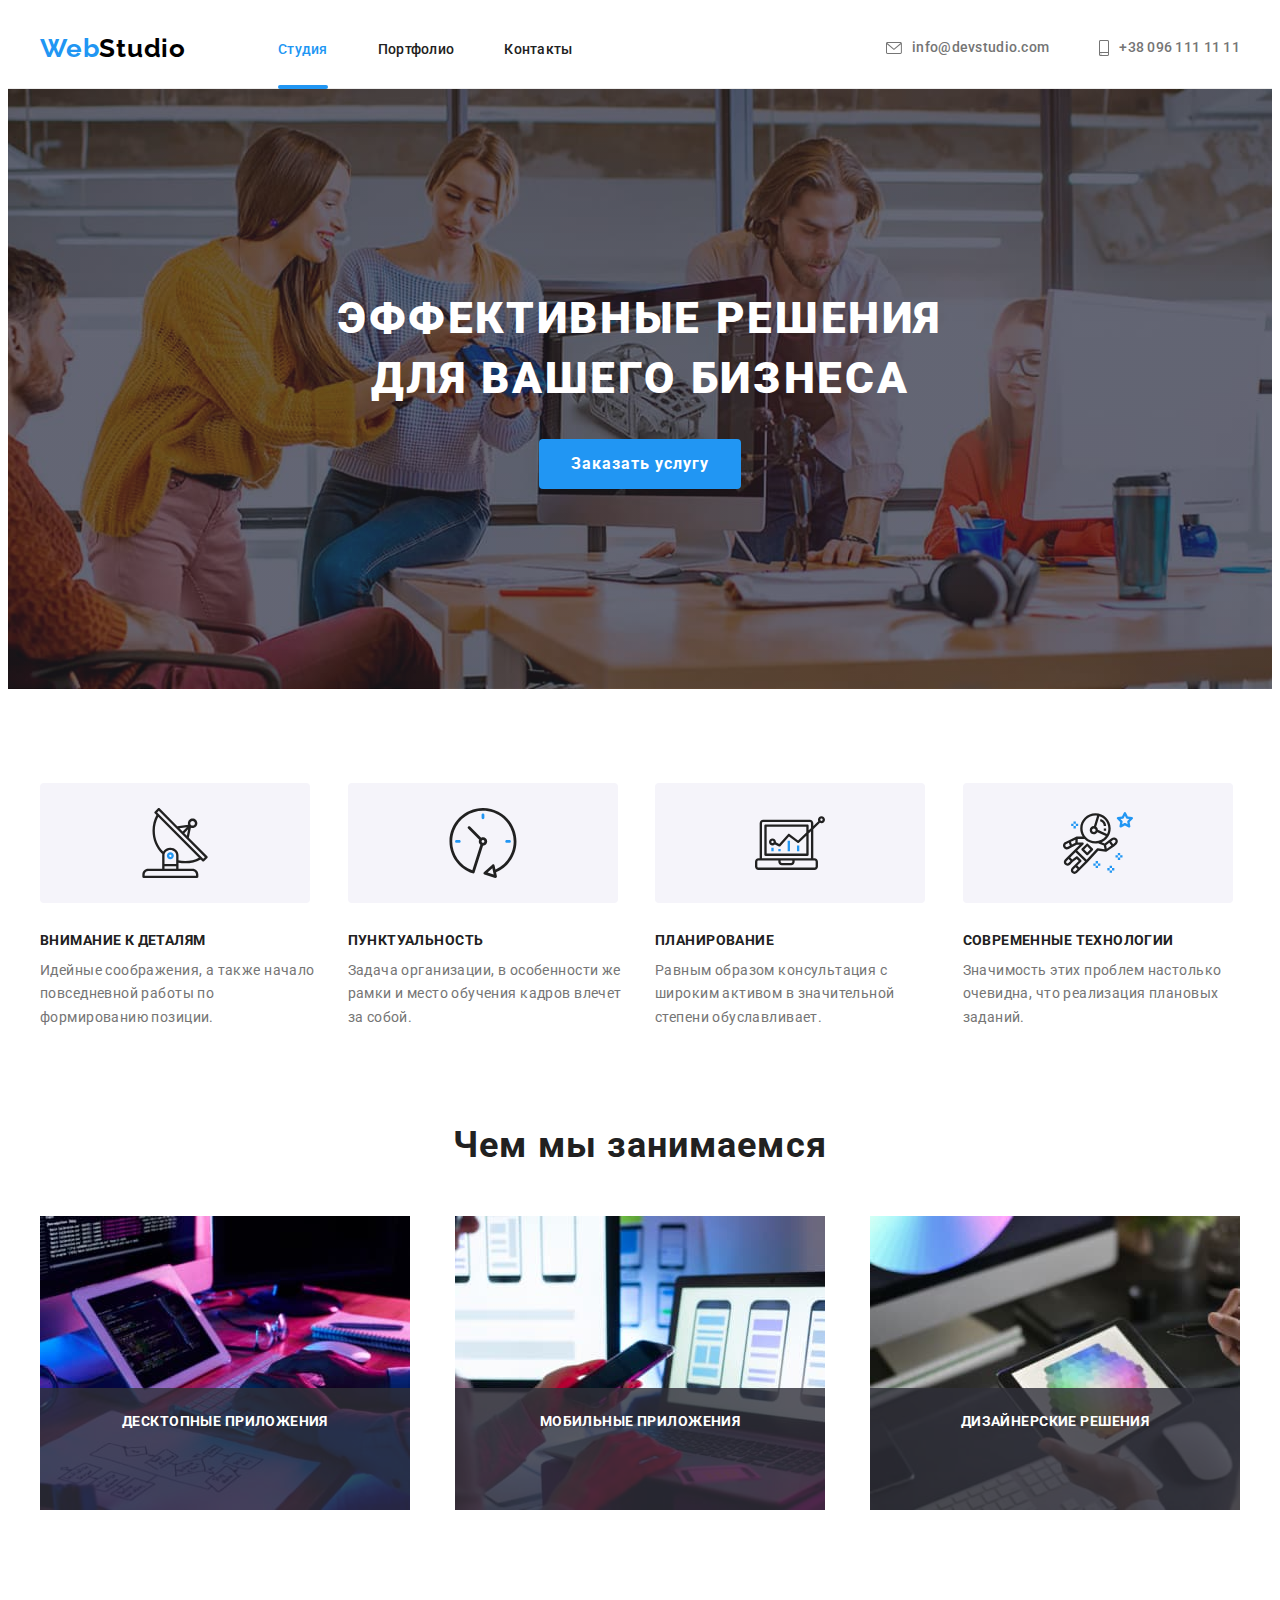
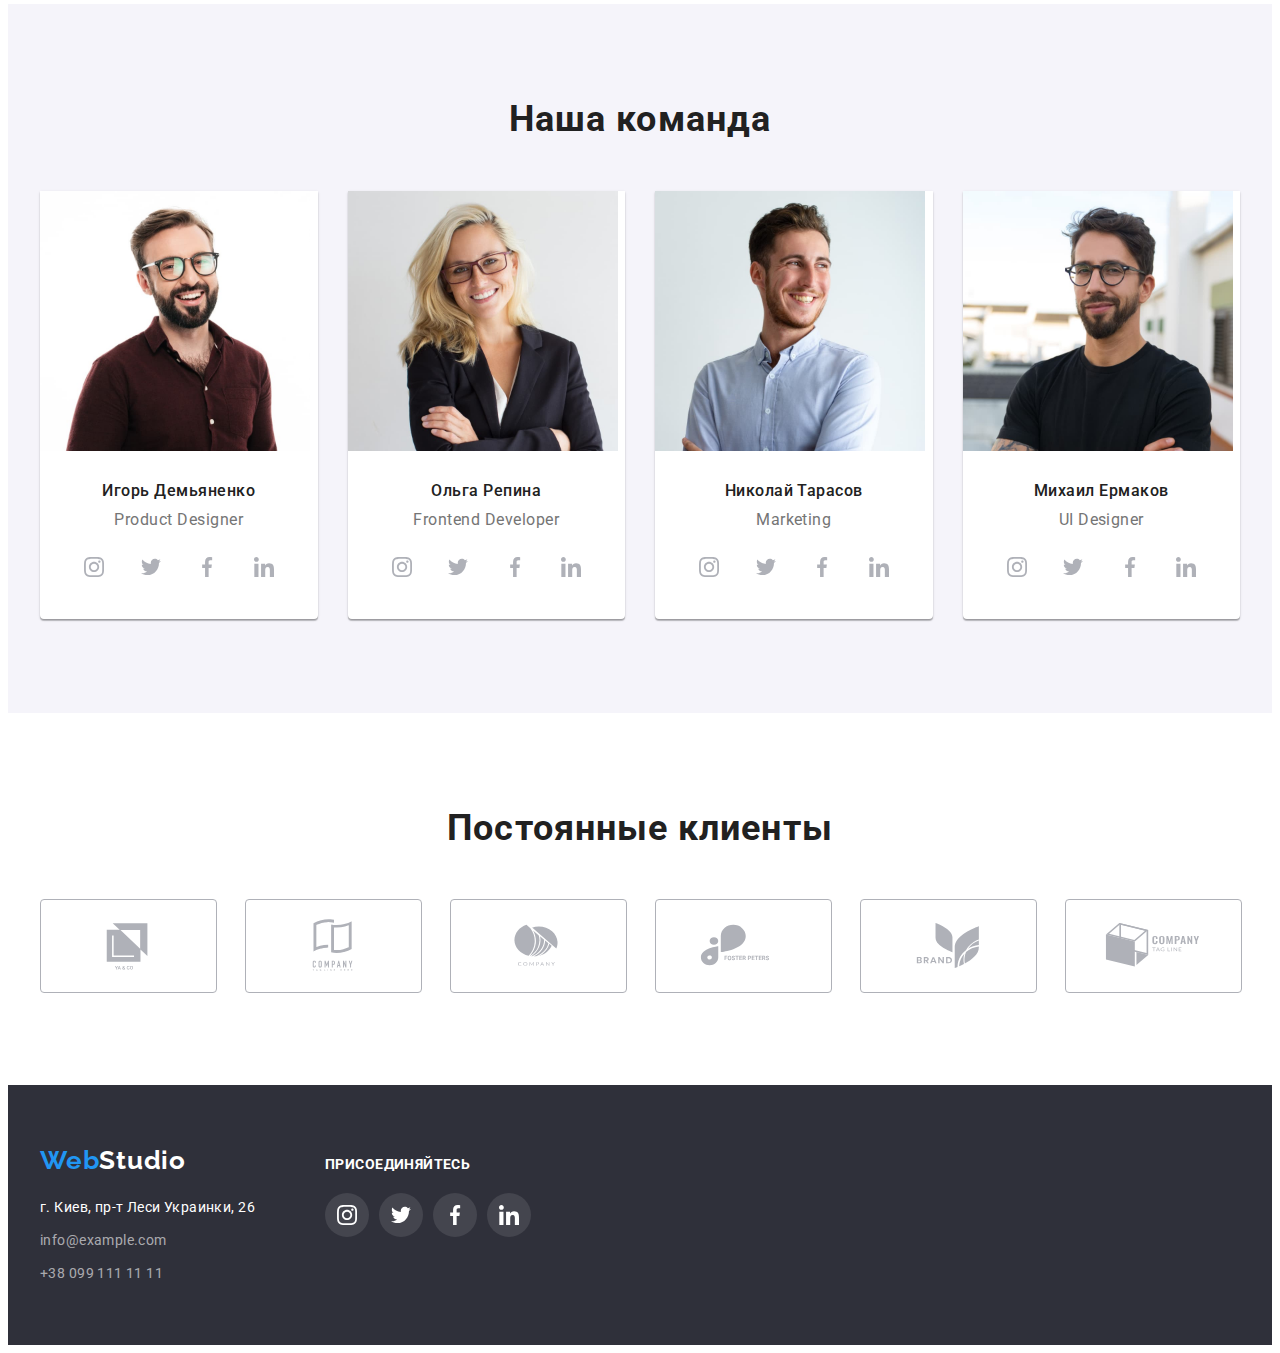
<file: index.html>
<!DOCTYPE html>
<html lang="ru">
  <head>
    <meta charset="UTF-8" />
    <meta http-equiv="X-UA-Compatible" content="IE=edge" />
    <meta name="viewport" content="width=device-width, initial-scale=1.0" />
    <title>Студия</title>
    <link
      href="https://fonts.googleapis.com/css2?family=Raleway:wght@700&family=Roboto:wght@400;500;700;900&display=swap"
      rel="stylesheet"
    />
    <link
      rel="stylesheet"
      href="https://cdnjs.cloudflare.com/ajax/libs/modern-normalize/1.1.0/modern-normalize.min.css"
      integrity="sha512-wpPYUAdjBVSE4KJnH1VR1HeZfpl1ub8YT/NKx4PuQ5NmX2tKuGu6U/JRp5y+Y8XG2tV+wKQpNHVUX03MfMFn9Q=="
      crossorigin="anonymous"
      referrerpolicy="no-referrer"
    />
    <link rel="stylesheet" href="./css/styles.css" />
  </head>
  <body>
    <header class="header">
      <div class="container header-container">
        <a class="logo link" href="./index.html" lang="en"
          >Web<span class="logo-header-color">Studio</span></a
        >
        <nav class="nav">
          <ul class="nav-list list">
            <li class="nav-list-item">
              <a class="nav-list-link link active-page" href="./index.html">Студия</a>
            </li>
            <li class="nav-list-item">
              <a class="nav-list-link link" href="./portfolio.html">Портфолио</a>
            </li>
            <li class="nav-list-item"><a class="nav-list-link link" href="">Контакты</a></li>
          </ul>
        </nav>
        <ul class="header-contacts-list list">
          <li class="header-contacts-mail">
            <a class="header-contacts link" href="mailto:info@devstudio.com">
              <svg class="contacts-icon" width="16" height="12">
                <use href="./images/sprite.svg#envelope"></use>
              </svg>
              info@devstudio.com
            </a>
          </li>
          <li class="header-contacts-number">
            <a class="header-contacts link" href="tel:+380961111111">
              <svg class="contacts-icon" width="10" height="16">
                <use href="./images/sprite.svg#smartphone"></use>
              </svg>
              +38 096 111 11 11
            </a>
          </li>
        </ul>
      </div>
    </header>

    <main>
      <!-- HERO -->
      <section class="hero-section">
        <div class="container">
          <h1 class="hero-title">Эффективные решения<br />для вашего бизнеса</h1>
          <button class="modal-btn" type="button" data-modal-open>Заказать услугу</button>
        </div>
      </section>
      <!-- STUDIO ADVANTAGES -->
      <section class="section">
        <div class="container">
          <h2 class="visually-hidden">Преимущества студии</h2>
          <ul class="advantages-items list">
            <li class="advantages-item">
              <div class="icon-box">
                <svg class="icon" width="70" height="70">
                  <use href="./images/sprite.svg#antenna"></use>
                </svg>
              </div>
              <h3 class="advantages-item-title">Внимание к деталям</h3>
              <p class="advantages-item-description">
                Идейные соображения, а также начало повседневной работы по формированию позиции.
              </p>
            </li>
            <li class="advantages-item">
              <div class="icon-box">
                <svg class="icon" width="70" height="70">
                  <use href="./images/sprite.svg#clock"></use>
                </svg>
              </div>
              <h3 class="advantages-item-title">Пунктуальность</h3>
              <p class="advantages-item-description">
                Задача организации, в особенности же рамки и место обучения кадров влечет за собой.
              </p>
            </li>
            <li class="advantages-item">
              <div class="icon-box">
                <svg class="icon" width="70" height="70">
                  <use href="./images/sprite.svg#diagram"></use>
                </svg>
              </div>
              <h3 class="advantages-item-title">Планирование</h3>
              <p class="advantages-item-description">
                Равным образом консультация с широким активом в значительной степени обуславливает.
              </p>
            </li>
            <li class="advantages-item">
              <div class="icon-box">
                <svg class="icon" width="70" height="70">
                  <use href="./images/sprite.svg#astronaut"></use>
                </svg>
              </div>
              <h3 class="advantages-item-title">Современные технологии</h3>
              <p class="advantages-item-description">
                Значимость этих проблем настолько очевидна, что реализация плановых заданий.
              </p>
            </li>
          </ul>
        </div>
      </section>
      <!-- STUDIO ACTIVITIES -->
      <section class="section activities-section">
        <div class="container">
          <h2 class="section-title">Чем мы занимаемся</h2>
          <ul class="activities-items list">
            <li class="activities-item">
              <img
                src="./images/img-action-1.jpg"
                alt="работник верстает сайт"
                width="370"
                height="294"
              />
              <p class="activities-description">Десктопные приложения</p>
            </li>
            <li class="activities-item">
              <img
                src="./images/img-action-2.jpg"
                alt="работник адаптирует сайт"
                width="370"
                height="294"
              />
              <p class="activities-description">Мобильные приложения</p>
            </li>
            <li class="activities-item">
              <img
                src="./images/img-action-3.jpg"
                alt="работник создает дизайн сайта"
                width="370"
                height="294"
              />
              <p class="activities-description">Дизайнерские решения</p>
            </li>
          </ul>
        </div>
      </section>
      <!-- STUDIO TEAM -->
      <section class="team-section section">
        <div class="container">
          <h2 class="section-title">Наша команда</h2>
          <ul class="team-cards list">
            <li class="team-card">
              <img
                src="./images/img-employee-1.jpg"
                alt="продакт дизайнер"
                width="270"
                height="260"
              />
              <div class="team-card-description">
                <h3 class="team-item">Игорь Демьяненко</h3>
                <p class="team-text" lang="en">Product Designer</p>
                <ul class="social-links list">
                  <li>
                    <a class="social-link" aria-label="instagram" href="">
                      <svg class="social-link-icon" width="20" height="20">
                        <use href="./images/sprite.svg#instagram"></use>
                      </svg>
                    </a>
                  </li>
                  <li>
                    <a class="social-link" aria-label="twitter" href="">
                      <svg class="social-link-icon" width="20" height="20">
                        <use href="./images/sprite.svg#twitter"></use>
                      </svg>
                    </a>
                  </li>
                  <li>
                    <a class="social-link" aria-label="facebook" href="">
                      <svg class="social-link-icon" width="20" height="20">
                        <use href="./images/sprite.svg#facebook"></use>
                      </svg>
                    </a>
                  </li>
                  <li>
                    <a class="social-link" aria-label="linkedin" href="">
                      <svg class="social-link-icon" width="20" height="20">
                        <use href="./images/sprite.svg#linkedin"></use>
                      </svg>
                    </a>
                  </li>
                </ul>
              </div>
            </li>
            <li class="team-card">
              <img
                src="./images/img-employee-2.jpg"
                alt="фронтенд разработчик"
                width="270"
                height="260"
              />
              <div class="team-card-description">
                <h3 class="team-item">Ольга Репина</h3>
                <p class="team-text" lang="en">Frontend Developer</p>
                <ul class="social-links list">
                  <li>
                    <a class="social-link" aria-label="instagram" href="">
                      <svg class="social-link-icon" width="20" height="20">
                        <use href="./images/sprite.svg#instagram"></use>
                      </svg>
                    </a>
                  </li>
                  <li>
                    <a class="social-link" aria-label="twitter" href="">
                      <svg class="social-link-icon" width="20" height="20">
                        <use href="./images/sprite.svg#twitter"></use>
                      </svg>
                    </a>
                  </li>
                  <li>
                    <a class="social-link" aria-label="facebook" href="">
                      <svg class="social-link-icon" width="20" height="20">
                        <use href="./images/sprite.svg#facebook"></use>
                      </svg>
                    </a>
                  </li>
                  <li>
                    <a class="social-link" aria-label="linkedin" href="">
                      <svg class="social-link-icon" width="20" height="20">
                        <use href="./images/sprite.svg#linkedin"></use>
                      </svg>
                    </a>
                  </li>
                </ul>
              </div>
            </li>
            <li class="team-card">
              <img src="./images/img-employee-3.jpg" alt="маркетолог" width="270" height="260" />
              <div class="team-card-description">
                <h3 class="team-item">Николай Тарасов</h3>
                <p class="team-text" lang="en">Marketing</p>
                <ul class="social-links list">
                  <li>
                    <a class="social-link" aria-label="instagram" href="">
                      <svg class="social-link-icon" width="20" height="20">
                        <use href="./images/sprite.svg#instagram"></use>
                      </svg>
                    </a>
                  </li>
                  <li>
                    <a class="social-link" aria-label="twitter" href="">
                      <svg class="social-link-icon" width="20" height="20">
                        <use href="./images/sprite.svg#twitter"></use>
                      </svg>
                    </a>
                  </li>
                  <li>
                    <a class="social-link" aria-label="facebook" href="">
                      <svg class="social-link-icon" width="20" height="20">
                        <use href="./images/sprite.svg#facebook"></use>
                      </svg>
                    </a>
                  </li>
                  <li>
                    <a class="social-link" aria-label="linkedin" href="">
                      <svg class="social-link-icon" width="20" height="20">
                        <use href="./images/sprite.svg#linkedin"></use>
                      </svg>
                    </a>
                  </li>
                </ul>
              </div>
            </li>
            <li class="team-card">
              <img
                src="./images/img-employee-4.jpg"
                alt="дизайнер пользовательского интерфейса"
                width="270"
                height="260"
              />
              <div class="team-card-description">
                <h3 class="team-item">Михаил Ермаков</h3>
                <p class="team-text" lang="en">UI Designer</p>
                <ul class="social-links list">
                  <li>
                    <a class="social-link" aria-label="instagram" href="">
                      <svg class="social-link-icon" width="20" height="20">
                        <use href="./images/sprite.svg#instagram"></use>
                      </svg>
                    </a>
                  </li>
                  <li>
                    <a class="social-link" aria-label="twitter" href="">
                      <svg class="social-link-icon" width="20" height="20">
                        <use href="./images/sprite.svg#twitter"></use>
                      </svg>
                    </a>
                  </li>
                  <li>
                    <a class="social-link" aria-label="facebook" href="">
                      <svg class="social-link-icon" width="20" height="20">
                        <use href="./images/sprite.svg#facebook"></use>
                      </svg>
                    </a>
                  </li>
                  <li>
                    <a class="social-link" aria-label="linkedin" href="">
                      <svg class="social-link-icon" width="20" height="20">
                        <use href="./images/sprite.svg#linkedin"></use>
                      </svg>
                    </a>
                  </li>
                </ul>
              </div>
            </li>
          </ul>
        </div>
      </section>
      <!-- CLIENTS -->
      <section class="clients section">
        <div class="container">
          <h2 class="section-title">Постоянные клиенты</h2>
          <ul class="clients-list list">
            <li class="clients-item">
              <a href="" class="clients-link">
                <svg class="clients-logo" width="106" height="60">
                  <use href="./images/sprite.svg#client-logo-1"></use>
                </svg>
              </a>
            </li>
            <li class="clients-item">
              <a href="" class="clients-link">
                <svg class="clients-logo" width="106" height="60">
                  <use href="./images/sprite.svg#client-logo-2"></use>
                </svg>
              </a>
            </li>
            <li class="clients-item">
              <a href="" class="clients-link">
                <svg class="clients-logo" width="106" height="60">
                  <use href="./images/sprite.svg#client-logo-3"></use>
                </svg>
              </a>
            </li>
            <li class="clients-item">
              <a href="" class="clients-link">
                <svg class="clients-logo" width="106" height="60">
                  <use href="./images/sprite.svg#client-logo-4"></use>
                </svg>
              </a>
            </li>
            <li class="clients-item">
              <a href="" class="clients-link">
                <svg class="clients-logo" width="106" height="60">
                  <use href="./images/sprite.svg#client-logo-5"></use>
                </svg>
              </a>
            </li>
            <li class="clients-item">
              <a href="" class="clients-link">
                <svg class="clients-logo" width="106" height="60">
                  <use href="./images/sprite.svg#client-logo-6"></use>
                </svg>
              </a>
            </li>
          </ul>
        </div>
      </section>
    </main>

    <footer class="footer">
      <div class="container">
        <div class="address-footer">
          <a class="logo-footer link" href="./index.html" lang="en"
            >Web<span class="logo-footer-color">Studio</span></a
          >
          <address>
            <ul class="address-items list">
              <li class="address-item">
                <a
                  class="address link"
                  href="https://goo.gl/maps/cRMagZyy7CcEZu3e9"
                  target="_blank"
                  rel="noopener noreferrer"
                  >г. Киев, пр-т Леси Украинки, 26</a
                >
              </li>
              <li class="address-item">
                <a class="address footer-mail link" href="mailto:info@example.com"
                  >info@example.com</a
                >
              </li>
              <li class="address-item">
                <a class="address footer-number link" href="tel:+380991111111">+38 099 111 11 11</a>
              </li>
            </ul>
          </address>
        </div>
        <div class="footer-links">
          <p class="footer-text">Присоединяйтесь</p>
          <ul class="footer-social-links list">
            <li>
              <a class="footer-social-link" aria-label="instagram" href="">
                <svg class="social-link-icon" width="20" height="20">
                  <use href="./images/sprite.svg#instagram"></use>
                </svg>
              </a>
            </li>
            <li>
              <a class="footer-social-link" aria-label="twitter" href="">
                <svg class="social-link-icon" width="20" height="20">
                  <use href="./images/sprite.svg#twitter"></use>
                </svg>
              </a>
            </li>
            <li>
              <a class="footer-social-link" aria-label="facebook" href="">
                <svg class="social-link-icon" width="20" height="20">
                  <use href="./images/sprite.svg#facebook"></use>
                </svg>
              </a>
            </li>
            <li>
              <a class="footer-social-link" aria-label="linkedin" href="">
                <svg class="social-link-icon" width="20" height="20">
                  <use href="./images/sprite.svg#linkedin"></use>
                </svg>
              </a>
            </li>
          </ul>
        </div>
      </div>
    </footer>

    <div class="backdrop is-hidden" data-modal>
      <div class="modal">
        <button type="button" class="modal-close-btn" data-modal-close>
          <svg class="modal-close-icon" width="18" height="18">
            <use href="./images/sprite.svg#close-icon"></use>
          </svg>
        </button>
      </div>
    </div>
    <script src="./js/modal.js"></script>
  </body>
</html>
</file>
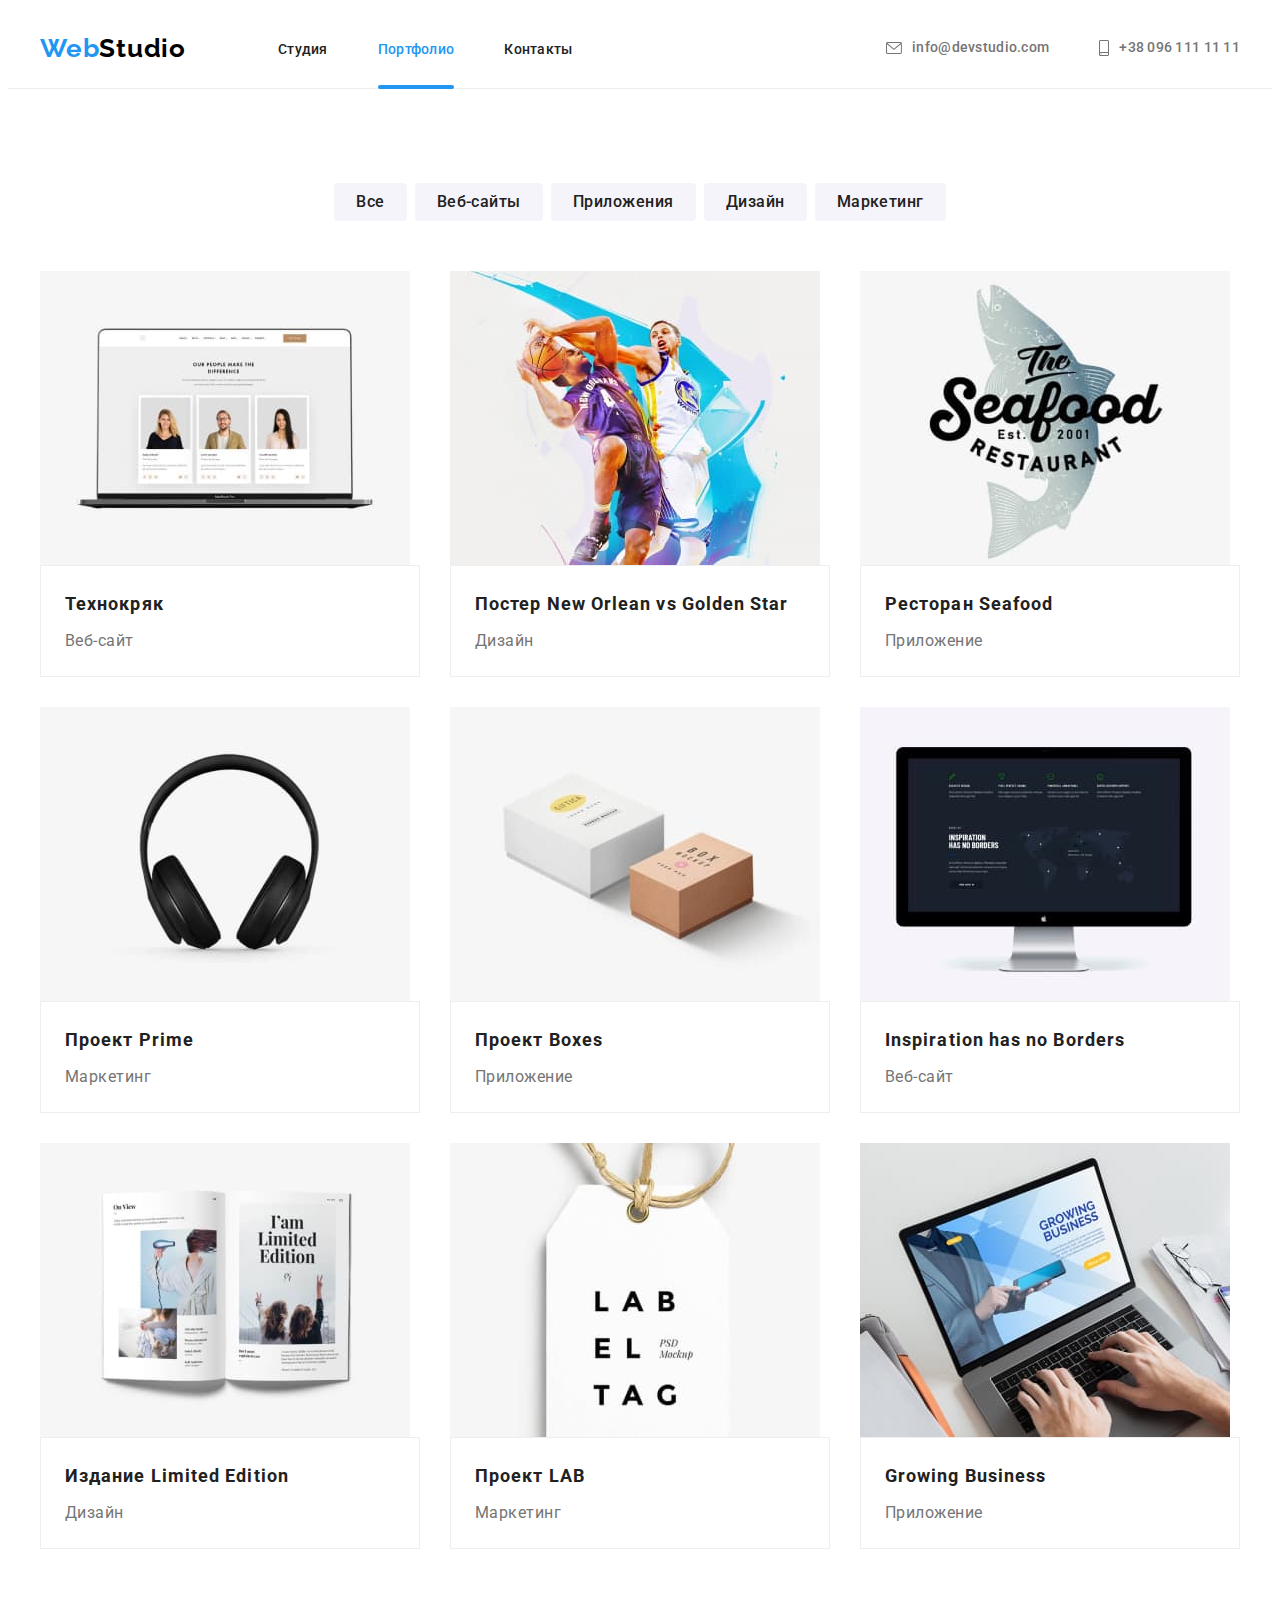
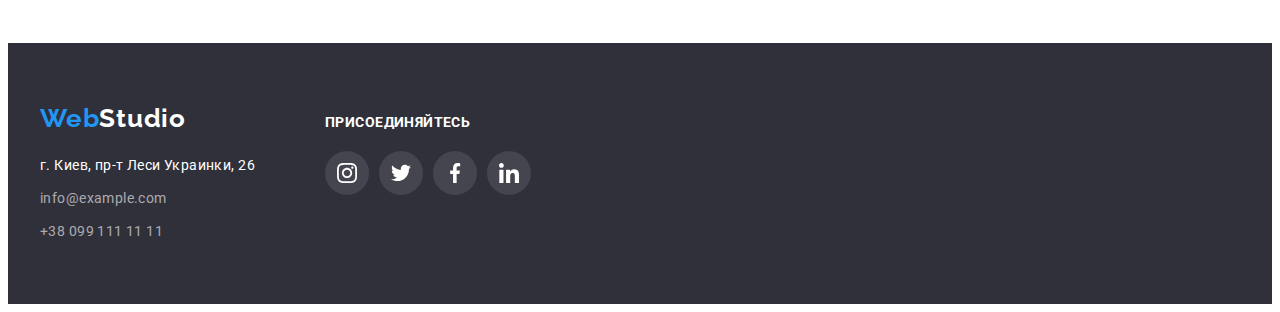
<file: portfolio.html>
<!DOCTYPE html>
<html lang="en">
  <head>
    <meta charset="UTF-8" />
    <meta http-equiv="X-UA-Compatible" content="IE=edge" />
    <meta name="viewport" content="width=device-width, initial-scale=1.0" />
    <title>Портфолио</title>
    <link
      href="https://fonts.googleapis.com/css2?family=Raleway:wght@700&family=Roboto:wght@400;500;700;900&display=swap"
      rel="stylesheet"
    />
    <link
      rel="stylesheet"
      href="https://cdnjs.cloudflare.com/ajax/libs/modern-normalize/1.1.0/modern-normalize.min.css"
      integrity="sha512-wpPYUAdjBVSE4KJnH1VR1HeZfpl1ub8YT/NKx4PuQ5NmX2tKuGu6U/JRp5y+Y8XG2tV+wKQpNHVUX03MfMFn9Q=="
      crossorigin="anonymous"
      referrerpolicy="no-referrer"
    />
    <link rel="stylesheet" href="./css/styles.css" />
  </head>
  <body>
    <header class="header">
      <div class="container header-container">
        <a class="logo link" href="./index.html" lang="en"
          >Web<span class="logo-header-color">Studio</span></a
        >
        <nav class="nav">
          <ul class="nav-list list">
            <li class="nav-list-item">
              <a class="nav-list-link link" href="./index.html">Студия</a>
            </li>
            <li class="nav-list-item">
              <a class="nav-list-link link active-page" href="./portfolio.html">Портфолио</a>
            </li>
            <li class="nav-list-item"><a class="nav-list-link link" href="">Контакты</a></li>
          </ul>
        </nav>
        <ul class="header-contacts-list list">
          <li class="header-contacts-mail">
            <a class="header-contacts link" href="mailto:info@devstudio.com">
              <svg class="contacts-icon" width="16" height="12">
                <use href="./images/sprite.svg#envelope"></use>
              </svg>
              info@devstudio.com
            </a>
          </li>
          <li class="header-contacts-number">
            <a class="header-contacts link" href="tel:+380961111111">
              <svg class="contacts-icon" width="10" height="16">
                <use href="./images/sprite.svg#smartphone"></use>
              </svg>
              +38 096 111 11 11
            </a>
          </li>
        </ul>
      </div>
    </header>

    <main>
      <section class="section">
        <div class="container">
          <h1 class="visually-hidden">Примеры работ</h1>
          <ul class="radio-btn-list list">
            <li class="radio-btn-item"><button class="radio-btn" type="button">Все</button></li>
            <li class="radio-btn-item">
              <button class="radio-btn" type="button">Веб-сайты</button>
            </li>
            <li class="radio-btn-item">
              <button class="radio-btn" type="button">Приложения</button>
            </li>
            <li class="radio-btn-item"><button class="radio-btn" type="button">Дизайн</button></li>
            <li class="radio-btn-item">
              <button class="radio-btn" type="button">Маркетинг</button>
            </li>
          </ul>

          <ul class="work-examples-list list">
            <li class="work-example-item">
              <a class="work-example-link link" href="">
                <div class="work-example-wrapper">
                  <img
                    src="./images/img-work-example-1.jpg"
                    alt="веб-сайт Технокряк"
                    width="370"
                    height="294"
                  />
                  <p class="work-example-overlay">
                    Технокряк это современная площадка распространения коронавируса. Компании
                    используют эту платформу для цифрового шпионажа и атак на защищённые сервера
                    конкурентов.
                  </p>
                </div>
                <div class="work-example-card">
                  <h2 class="work-example-title">Технокряк</h2>
                  <p class="work-example-description">Веб-сайт</p>
                </div>
              </a>
            </li>
            <li class="work-example-item">
              <a class="work-example-link link" href="">
                <div class="work-example-wrapper">
                  <img
                    src="./images/img-work-example-2.jpg"
                    alt="дизайн постера Нью Орлеан против Голден Стар"
                    width="370"
                    height="294"
                  />
                  <p class="work-example-overlay">
                    Технокряк это современная площадка распространения коронавируса. Компании
                    используют эту платформу для цифрового шпионажа и атак на защищённые сервера
                    конкурентов.
                  </p>
                </div>
                <div class="work-example-card">
                  <h2 class="work-example-title">
                    Постер <span lang="en">New Orlean vs Golden Star</span>
                  </h2>
                  <p class="work-example-description">Дизайн</p>
                </div>
              </a>
            </li>
            <li class="work-example-item">
              <a class="work-example-link link" href="">
                <div class="work-example-wrapper">
                  <img
                    src="./images/img-work-example-3.jpg"
                    alt="приложение ресторана Сиафуд"
                    width="370"
                    height="294"
                  />
                  <p class="work-example-overlay">
                    Технокряк это современная площадка распространения коронавируса. Компании
                    используют эту платформу для цифрового шпионажа и атак на защищённые сервера
                    конкурентов.
                  </p>
                </div>
                <div class="work-example-card">
                  <h2 class="work-example-title">Ресторан <span lang="en">Seafood</span></h2>
                  <p class="work-example-description">Приложение</p>
                </div>
              </a>
            </li>
            <li class="work-example-item">
              <a class="work-example-link link" href="">
                <div class="work-example-wrapper">
                  <img
                    src="./images/img-work-example-4.jpg"
                    alt="маркетинг проект Прайм"
                    width="370"
                    height="294"
                  />
                  <p class="work-example-overlay">
                    Технокряк это современная площадка распространения коронавируса. Компании
                    используют эту платформу для цифрового шпионажа и атак на защищённые сервера
                    конкурентов.
                  </p>
                </div>
                <div class="work-example-card">
                  <h2 class="work-example-title">Проект <span lang="en">Prime</span></h2>
                  <p class="work-example-description">Маркетинг</p>
                </div>
              </a>
            </li>
            <li class="work-example-item">
              <a class="work-example-link link" href="">
                <div class="work-example-wrapper">
                  <img
                    src="./images/img-work-example-5.jpg"
                    alt="приложение проект Боксес"
                    width="370"
                    height="294"
                  />
                  <p class="work-example-overlay">
                    Технокряк это современная площадка распространения коронавируса. Компании
                    используют эту платформу для цифрового шпионажа и атак на защищённые сервера
                    конкурентов.
                  </p>
                </div>
                <div class="work-example-card">
                  <h2 class="work-example-title">Проект <span lang="en">Boxes</span></h2>
                  <p class="work-example-description">Приложение</p>
                </div>
              </a>
            </li>
            <li class="work-example-item">
              <a class="work-example-link link" href="">
                <div class="work-example-wrapper">
                  <img
                    src="./images/img-work-example-6.jpg"
                    alt="веб-сайт Инспирейшн хез но бордерс"
                    width="370"
                    height="294"
                  />
                  <p class="work-example-overlay">
                    Технокряк это современная площадка распространения коронавируса. Компании
                    используют эту платформу для цифрового шпионажа и атак на защищённые сервера
                    конкурентов.
                  </p>
                </div>
                <div class="work-example-card">
                  <h2 class="work-example-title" lang="en">Inspiration has no Borders</h2>
                  <p class="work-example-description">Веб-сайт</p>
                </div>
              </a>
            </li>
            <li class="work-example-item">
              <a class="work-example-link link" href="">
                <div class="work-example-wrapper">
                  <img
                    src="./images/img-work-example-7.jpg"
                    alt="дизайн издания Лимитед Эдишн"
                    width="370"
                    height="294"
                  />
                  <p class="work-example-overlay">
                    Технокряк это современная площадка распространения коронавируса. Компании
                    используют эту платформу для цифрового шпионажа и атак на защищённые сервера
                    конкурентов.
                  </p>
                </div>
                <div class="work-example-card">
                  <h2 class="work-example-title">Издание <span lang="en">Limited Edition</span></h2>
                  <p class="work-example-description">Дизайн</p>
                </div>
              </a>
            </li>
            <li class="work-example-item">
              <a class="work-example-link link" href="">
                <div class="work-example-wrapper">
                  <img
                    src="./images/img-work-example-8.jpg"
                    alt="маркетинг проект ЛАБ"
                    width="370"
                    height="294"
                  />
                  <p class="work-example-overlay">
                    Технокряк это современная площадка распространения коронавируса. Компании
                    используют эту платформу для цифрового шпионажа и атак на защищённые сервера
                    конкурентов.
                  </p>
                </div>
                <div class="work-example-card">
                  <h2 class="work-example-title">Проект <span lang="en">LAB</span></h2>
                  <p class="work-example-description">Маркетинг</p>
                </div>
              </a>
            </li>
            <li class="work-example-item">
              <a class="work-example-link link" href="">
                <div class="work-example-wrapper">
                  <img
                    src="./images/img-work-example-9.jpg"
                    alt="приложение Гроуинг Бизнесс"
                    width="370"
                    height="294"
                  />
                  <p class="work-example-overlay">
                    Технокряк это современная площадка распространения коронавируса. Компании
                    используют эту платформу для цифрового шпионажа и атак на защищённые сервера
                    конкурентов.
                  </p>
                </div>
                <div class="work-example-card">
                  <h2 class="work-example-title" lang="en">Growing Business</h2>
                  <p class="work-example-description">Приложение</p>
                </div>
              </a>
            </li>
          </ul>
        </div>
      </section>
    </main>

    <footer class="footer">
      <div class="container">
        <div class="address-footer">
          <a class="logo-footer link" href="./index.html" lang="en"
            >Web<span class="logo-footer-color">Studio</span></a
          >
          <address>
            <ul class="address-items list">
              <li class="address-item">
                <a
                  class="address link"
                  href="https://goo.gl/maps/cRMagZyy7CcEZu3e9"
                  target="_blank"
                  rel="noopener noreferrer"
                  >г. Киев, пр-т Леси Украинки, 26</a
                >
              </li>
              <li class="address-item">
                <a class="address footer-mail link" href="mailto:info@example.com"
                  >info@example.com</a
                >
              </li>
              <li class="address-item">
                <a class="address footer-number link" href="tel:+380991111111">+38 099 111 11 11</a>
              </li>
            </ul>
          </address>
        </div>
        <div class="footer-links">
          <p class="footer-text">Присоединяйтесь</p>
          <ul class="footer-social-links list">
            <li>
              <a class="footer-social-link" aria-label="instagram" href="">
                <svg class="social-link-icon" width="20" height="20">
                  <use href="./images/sprite.svg#instagram"></use>
                </svg>
              </a>
            </li>
            <li>
              <a class="footer-social-link" aria-label="twitter" href="">
                <svg class="social-link-icon" width="20" height="20">
                  <use href="./images/sprite.svg#twitter"></use>
                </svg>
              </a>
            </li>
            <li>
              <a class="footer-social-link" aria-label="facebook" href="">
                <svg class="social-link-icon" width="20" height="20">
                  <use href="./images/sprite.svg#facebook"></use>
                </svg>
              </a>
            </li>
            <li>
              <a class="footer-social-link" aria-label="linkedin" href="">
                <svg class="social-link-icon" width="20" height="20">
                  <use href="./images/sprite.svg#linkedin"></use>
                </svg>
              </a>
            </li>
          </ul>
        </div>
      </div>
    </footer>
  </body>
</html>
</file>
<file: css/styles.css>
:root {
  --primary-font-family: Roboto, sans-serif;
  --secondary-font-family: Raleway, sans-serif;

  --primary-text-color: #212121;
  --secondary-text-color: #757575;
  --tertiary-text-color: #ffffff;
  --accent-text-color: #2196f3;

  --primary-background-color: #ffffff;
  --secondary-background-color: #2f303a;
  --tertiary-background-color: #f5f4fa;

  --icon-fill: #afb1b8;

  --animation-timing-function: cubic-bezier(0.4, 0, 0.2, 1);
  --animation-duration: 250ms;
}

body {
  font-family: var(--primary-font-family);
  color: var(--primary-text-color);
  background-color: var(--primary-background-color);
}

h1,
h2,
h3,
h4,
h5,
h6,
p {
  margin-top: 0;
  margin-bottom: 0;
}

ul,
ol {
  margin-top: 0;
  margin-bottom: 0;
  padding-left: 0;
}

.list {
  list-style: none;
}

.link {
  text-decoration: none;
}

/* --------- START COMPONENTS --------- */

.container {
  width: 1200px;
  padding-left: 15px;
  padding-right: 15px;
  margin-left: auto;
  margin-right: auto;
}

.section {
  padding-top: 94px;
  padding-bottom: 94px;
}

.section-title {
  margin-bottom: 50px;
  text-align: center;
  font-weight: 700;
  font-size: 36px;
  line-height: 1.17;
  letter-spacing: 0.03em;
}

.visually-hidden {
  position: absolute;
  width: 1px;
  height: 1px;
  margin: -1px;
  border: 0;
  padding: 0;
  white-space: nowrap;
  clip-path: inset(100%);
  clip: rect(0 0 0 0);
  overflow: hidden;
}

img {
  display: block;
  max-width: 100%;
  height: auto;
}

/* --------- END COMPONENTS --------- */

/* --------- START HEADER --------- */
.header {
  border-bottom: 1px solid #ececec;
}
.header-container {
  display: flex;
  align-items: center;
}

.logo {
  padding-top: 24px;
  padding-bottom: 24px;
  margin-right: 92px;
  font-family: var(--secondary-font-family);
  font-weight: 700;
  font-size: 26px;
  line-height: 1.19;
  letter-spacing: 0.03em;
  color: var(--accent-text-color);
}

.logo-header-color {
  color: #000000;
}

.nav-list {
  display: flex;
  align-items: center;
}

.nav-list-item:not(:last-child) {
  margin-right: 50px;
}
.nav-list-link {
  padding-top: 32px;
  padding-bottom: 32px;
  font-weight: 500;
  font-size: 14px;
  line-height: 1.14;
  letter-spacing: 0.02em;
  color: inherit;
  transition: color var(--animation-duration) var(--animation-timing-function);
}

.nav-list-link:hover,
.nav-list-link:focus {
  color: var(--accent-text-color);
}
.active-page {
  color: var(--accent-text-color);
  position: relative;
}
.active-page::after {
  content: '';
  position: absolute;
  left: 0;
  bottom: 0;
  width: 100%;
  height: 4px;
  background-color: var(--accent-text-color);
  border-radius: 2px;
}

.header-contacts-list {
  display: flex;
  align-items: center;
  margin-left: auto;
}

.header-contacts-mail {
  margin-right: 50px;
}

.header-contacts {
  display: flex;
  align-items: center;
  padding-top: 32px;
  padding-bottom: 32px;
  font-weight: 500;
  font-size: 14px;
  line-height: 1.14;
  letter-spacing: 0.02em;
  color: var(--secondary-text-color);
  transition: color var(--animation-duration) var(--animation-timing-function);
}

.contacts-icon {
  margin-right: 10px;
  fill: currentColor;
}

.header-contacts:hover,
.header-contacts:focus {
  color: var(--accent-text-color);
}

/* --------- END HEADER --------- */

/* --------- START HERO --------- */
.hero-section {
  max-width: 1600px;
  margin-left: auto;
  margin-right: auto;
  padding-top: 200px;
  padding-bottom: 200px;
  text-align: center;
  background-image: linear-gradient(rgba(47, 48, 58, 0.4), rgba(47, 48, 58, 0.4)),
    url(../images/bcg.jpg);
  background-size: cover;
  background-position: center;
  background-color: var(--secondary-background-color);
}

.hero-title {
  margin-bottom: 30px;
  font-weight: 900;
  font-size: 44px;
  line-height: 1.36;
  letter-spacing: 0.06em;
  text-transform: uppercase;
  color: var(--tertiary-text-color);
}

.modal-btn {
  min-width: 200px;
  padding: 10px 32px;
  border-style: none;
  border-radius: 4px;

  font-family: inherit;
  font-weight: 700;
  font-size: 16px;
  line-height: 1.87;
  letter-spacing: 0.06em;
  color: var(--tertiary-text-color);
  background-color: var(--accent-text-color);

  cursor: pointer;
  transition: background-color var(--animation-duration) var(--animation-timing-function);
}

.modal-btn:hover,
.modal-btn:focus {
  background-color: #188ce8;
}
/* --------- END HERO --------- */

/* --------- START SECTION STUDIO ADVANTAGES --------- */

.advantages-items {
  display: flex;
  margin-left: -30px;
}

.advantages-item {
  flex-basis: calc((100% - 4 * 30px) / 4);
  margin-left: 30px;
}

.icon-box {
  width: 270px;
  height: 120px;
  margin-bottom: 30px;
  display: flex;
  justify-content: center;
  align-items: center;
  background-color: var(--tertiary-background-color);
  border-radius: 4px;
}

.advantages-item-title {
  margin-bottom: 10px;
  font-weight: bold;
  font-size: 14px;
  line-height: 1.14;
  letter-spacing: 0.03em;
  text-transform: uppercase;
}

.advantages-item-description {
  font-size: 14px;
  line-height: 1.71;
  letter-spacing: 0.03em;
  color: var(--secondary-text-color);
}
/* --------- END SECTION STUDIO ADVANTAGES --------- */

/* --------- START SECTION STUDIO ACTIVITIES --------- */

.activities-section {
  padding-top: 0;
}

.activities-items {
  display: flex;
  justify-content: space-between;
}

.activities-item {
  position: relative;
}

.activities-description {
  font-weight: bold;
  font-size: 14px;
  line-height: 1.14;
  letter-spacing: 0.03em;
  text-align: center;
  text-transform: uppercase;
  color: var(--tertiary-text-color);
  background-color: rgba(47, 48, 58, 0.8);

  position: absolute;
  width: 100%;
  padding-top: 26px;
  padding-bottom: 26px;
  min-height: 70px;
  transform: translateY(-100%);
}

/* --------- END SECTION STUDIO ACTIVITIES --------- */

/* --------- START SECTION STUDIO TEAM --------- */
.team-section {
  background-color: var(--tertiary-background-color);
}
.team-cards {
  display: flex;
  flex-wrap: wrap;
  margin-left: -30px;
  margin-top: -30px;
}
.team-card {
  flex-basis: calc((100% - 4 * 30px) / 4);
  margin-left: 30px;
  margin-top: 30px;
  background-color: var(--primary-background-color);
  box-shadow: 0px 1px 3px rgba(0, 0, 0, 0.12), 0px 1px 1px rgba(0, 0, 0, 0.14),
    0px 2px 1px rgba(0, 0, 0, 0.2);
  border-radius: 0px 0px 4px 4px;
}
.team-card-description {
  padding: 30px 32px;
  text-align: center;
  border-radius: 0px 0px 4px 4px;
}

.team-item {
  margin-bottom: 10px;
  font-weight: 500;
  font-size: 16px;
  line-height: 1.19;
  letter-spacing: 0.03em;
}

.team-text {
  margin-bottom: 16px;
  font-weight: 400;
  font-size: 16px;
  line-height: 1.19;
  letter-spacing: 0.03em;
  color: var(--secondary-text-color);
}

.social-links {
  display: flex;
  justify-content: space-between;
  align-items: center;
}

.social-link {
  display: flex;
  justify-content: center;
  align-items: center;
  width: 44px;
  height: 44px;
  border-radius: 50%;
  fill: var(--icon-fill);
  transition: fill var(--animation-duration) var(--animation-timing-function),
    background-color var(--animation-duration) var(--animation-timing-function);
}

.social-link:hover,
.social-link:focus {
  fill: var(--primary-background-color);
  background-color: var(--accent-text-color);
}

/* --------- END SECTION STUDIO TEAM --------- */

/* --------- START SECTION CLIENTS --------- */
.clients .section-title {
  margin-bottom: 50px;
}
.clients-list {
  display: flex;
  flex-wrap: wrap;
  margin-top: -30px;
  margin-left: -30px;
}

.clients-item {
  height: 92px;
  width: 170px;
  flex-basis: calc((100% - 6 * 30px) / 6);
  margin-top: 30px;
  margin-left: 30px;
}
.clients-link {
  width: 100%;
  height: 100%;
  display: flex;
  justify-content: center;
  align-items: center;
  border: 1px solid var(--icon-fill);
  border-radius: 4px;
  color: var(--icon-fill);
  transition: color var(--animation-duration) var(--animation-timing-function),
    border-color var(--animation-duration) var(--animation-timing-function);
}

.clients-link:hover,
.clients-link:focus {
  color: var(--accent-text-color);
  border-color: var(--accent-text-color);
}

.clients-logo {
  fill: currentColor;
}

/* --------- END SECTION CLIENTS --------- */

/* --------- START PAGE PORTFOLIO --------- */
.radio-btn-list {
  display: flex;
  justify-content: center;
  margin-bottom: 50px;
}

.radio-btn-item:not(:last-child) {
  margin-right: 8px;
}

.radio-btn {
  padding: 6px 22px;
  border-style: none;
  border-radius: 4px;
  font-family: inherit;
  font-weight: 500;
  font-size: 16px;
  line-height: 1.63;
  letter-spacing: 0.03em;
  color: var(--primary-text-color);
  background-color: var(--tertiary-background-color);
  cursor: pointer;

  transition: color var(--animation-duration) var(--animation-timing-function),
    background-color var(--animation-duration) var(--animation-timing-function);
}

.radio-btn:hover,
.radio-btn:focus {
  color: var(--tertiary-text-color);
  background-color: var(--accent-text-color);
  box-shadow: 0px 3px 1px rgba(0, 0, 0, 0.1), 0px 1px 2px rgba(0, 0, 0, 0.08),
    0px 2px 2px rgba(0, 0, 0, 0.12);
}

.work-examples-list {
  display: flex;
  flex-wrap: wrap;
  margin-top: -30px;
  margin-left: -30px;
}

.work-example-item {
  flex-basis: calc((100% - 90px) / 3);
  margin-top: 30px;
  margin-left: 30px;
}

.work-example-link {
  display: block;
  transition: box-shadow var(--animation-duration) var(--animation-timing-function);
}

.work-example-link:hover,
.work-example-link:focus {
  box-shadow: 0px 1px 1px rgba(0, 0, 0, 0.12), 0px 4px 4px rgba(0, 0, 0, 0.06),
    1px 4px 6px rgba(0, 0, 0, 0.16);
}

.work-example-card {
  padding: 20px 24px;
  border: 1px solid #eeeeee;
}

.work-example-title {
  margin-bottom: 4px;
  font-weight: 700;
  font-size: 18px;
  line-height: 2;
  letter-spacing: 0.06em;
  color: var(--primary-text-color);
}

.work-example-description {
  font-size: 16px;
  line-height: 1.88;
  letter-spacing: 0.03em;
  color: var(--secondary-text-color);
}

.work-example-wrapper {
  position: relative;
  overflow: hidden;
}

.work-example-overlay {
  position: absolute;
  top: 0;
  left: 0;
  width: 100%;
  height: 100%;
  padding: 63px 24px;

  font-size: 18px;
  line-height: 1.56;
  letter-spacing: 0.03em;
  color: var(--tertiary-text-color);
  background-color: rgba(33, 150, 243, 0.9);

  overflow: auto;
  transform: translateY(100%);
  transition: transform var(--animation-duration) var(--animation-timing-function);
}

.work-example-link:hover .work-example-overlay,
.work-example-link:focus .work-example-overlay {
  transform: translateY(0%);
}

/* --------- END PAGE PORTFOLIO --------- */

/* --------- START FOOTER --------- */
.footer {
  padding-top: 60px;
  padding-bottom: 60px;
  background-color: var(--secondary-background-color);
}

.logo-footer {
  display: inline-block;
  margin-bottom: 20px;
  font-family: var(--secondary-font-family);
  font-weight: 700;
  font-size: 26px;
  line-height: 1.19;
  letter-spacing: 0.03em;
  color: var(--accent-text-color);
}

.logo-footer-color {
  color: var(--tertiary-text-color);
}

.address-item:not(:last-child) {
  margin-bottom: 9px;
}
.address {
  font-style: normal;
  font-size: 14px;
  line-height: 1.71;
  letter-spacing: 0.03em;
  color: var(--tertiary-text-color);
  transition: color var(--animation-duration) var(--animation-timing-function);
}

.address:hover,
.address:focus {
  color: var(--accent-text-color);
}

.footer-mail,
.footer-number {
  color: rgba(255, 255, 255, 0.6);
}

.footer .container {
  display: flex;
  align-items: baseline;
}

.address-footer {
  margin-right: 70px;
}

.footer-text {
  margin-bottom: 20px;
  font-weight: 700;
  font-size: 14px;
  line-height: 1.14;
  letter-spacing: 0.03em;
  text-transform: uppercase;
  color: var(--tertiary-text-color);
}

.footer-social-links {
  display: flex;
  justify-content: space-between;
  align-items: center;
}

.footer-social-link {
  display: flex;
  justify-content: center;
  align-items: center;
  width: 44px;
  height: 44px;
  border-radius: 50%;
  fill: var(--primary-background-color);
  background-color: rgba(255, 255, 255, 0.1);
  transition: fill var(--animation-duration) var(--animation-timing-function),
    background-color var(--animation-duration) var(--animation-timing-function);
}

.footer-social-links li:not(:last-child) {
  margin-right: 10px;
}

.footer-social-link:hover,
.footer-social-link:focus {
  fill: var(--primary-background-color);
  background-color: var(--accent-text-color);
}

/* --------- END FOOTER --------- */

/* --------- START BACKDROP --------- */

.backdrop {
  position: fixed;
  top: 0;
  left: 0;
  width: 100%;
  height: 100%;
  background-color: rgba(0, 0, 0, 0.2);
  transition: opacity var(--animation-duration) var(--animation-timing-function),
    visibility var(--animation-duration) var(--animation-timing-function);
}

.backdrop.is-hidden {
  opacity: 0;
  visibility: hidden;
  pointer-events: none;
}

.modal {
  width: 528px;
  height: 580px;
  position: absolute;
  top: 50%;
  left: 50%;
  transform: translate(-50%, -50%);

  background-color: var(--primary-background-color);
  box-shadow: 0px 1px 3px rgba(0, 0, 0, 0.12), 0px 1px 1px rgba(0, 0, 0, 0.14),
    0px 2px 1px rgba(0, 0, 0, 0.2);
  border-radius: 4px;
}

.modal-close-btn {
  position: absolute;
  top: 8px;
  right: 8px;
  width: 30px;
  height: 30px;
  padding: 0;
  display: flex;
  justify-content: center;
  align-items: center;
  border-radius: 50%;
  border: 1px solid rgba(0, 0, 0, 0.1);
  background-color: var(--primary-background-color);
  cursor: pointer;
}

/* --------- END BACKDROP --------- */
</file>
